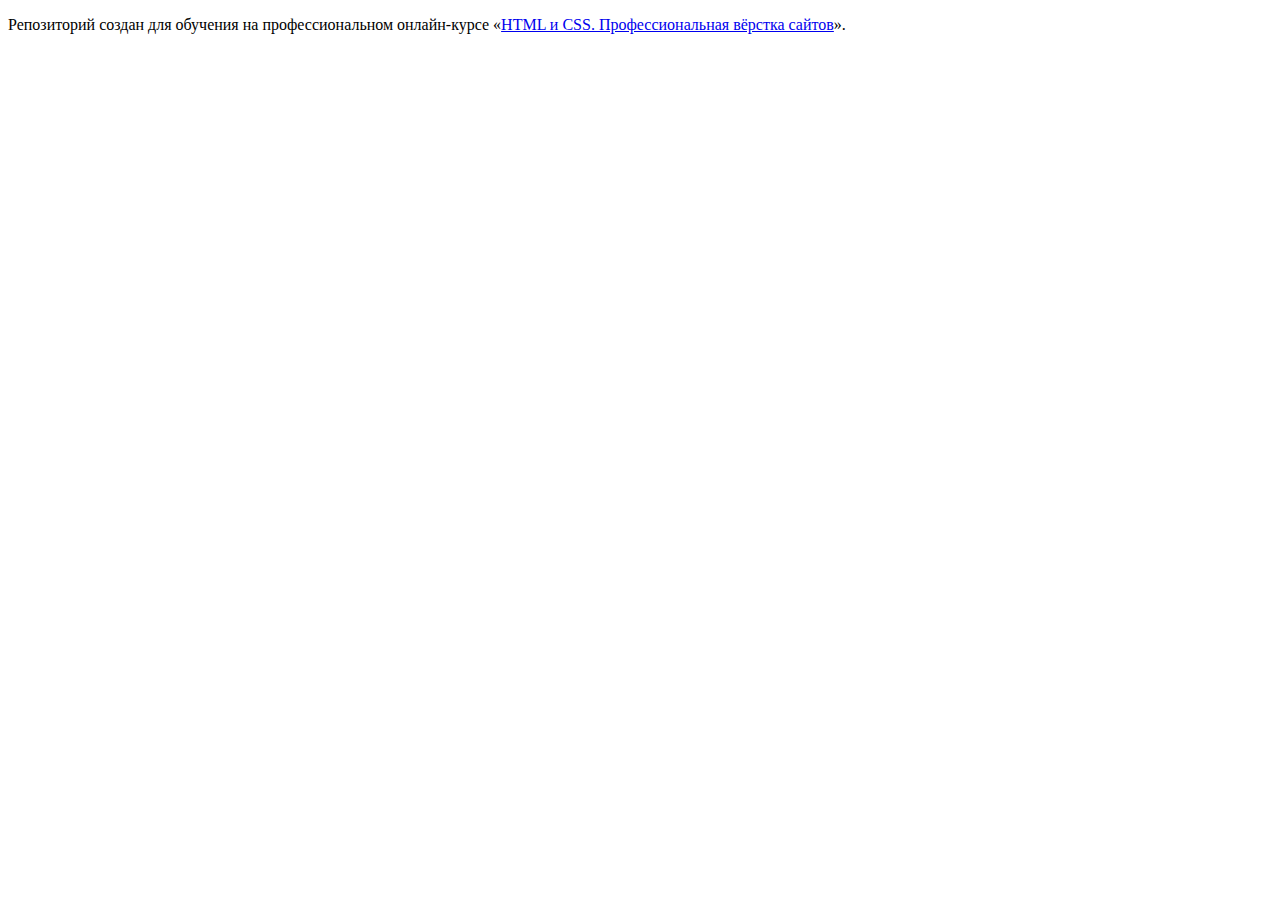
<file: index.html>
<!DOCTYPE html>
<html lang="ru">
  <head>
    <meta charset="utf-8">
    <title>HTML Academy: Седона</title>
  </head>
  <body>

    <p>Репозиторий создан для обучения на профессиональном онлайн‑курсе «<a href="https://htmlacademy.ru/intensive/htmlcss">HTML и CSS. Профессиональная вёрстка сайтов</a>».</p>

  </body>
</html>
</file>
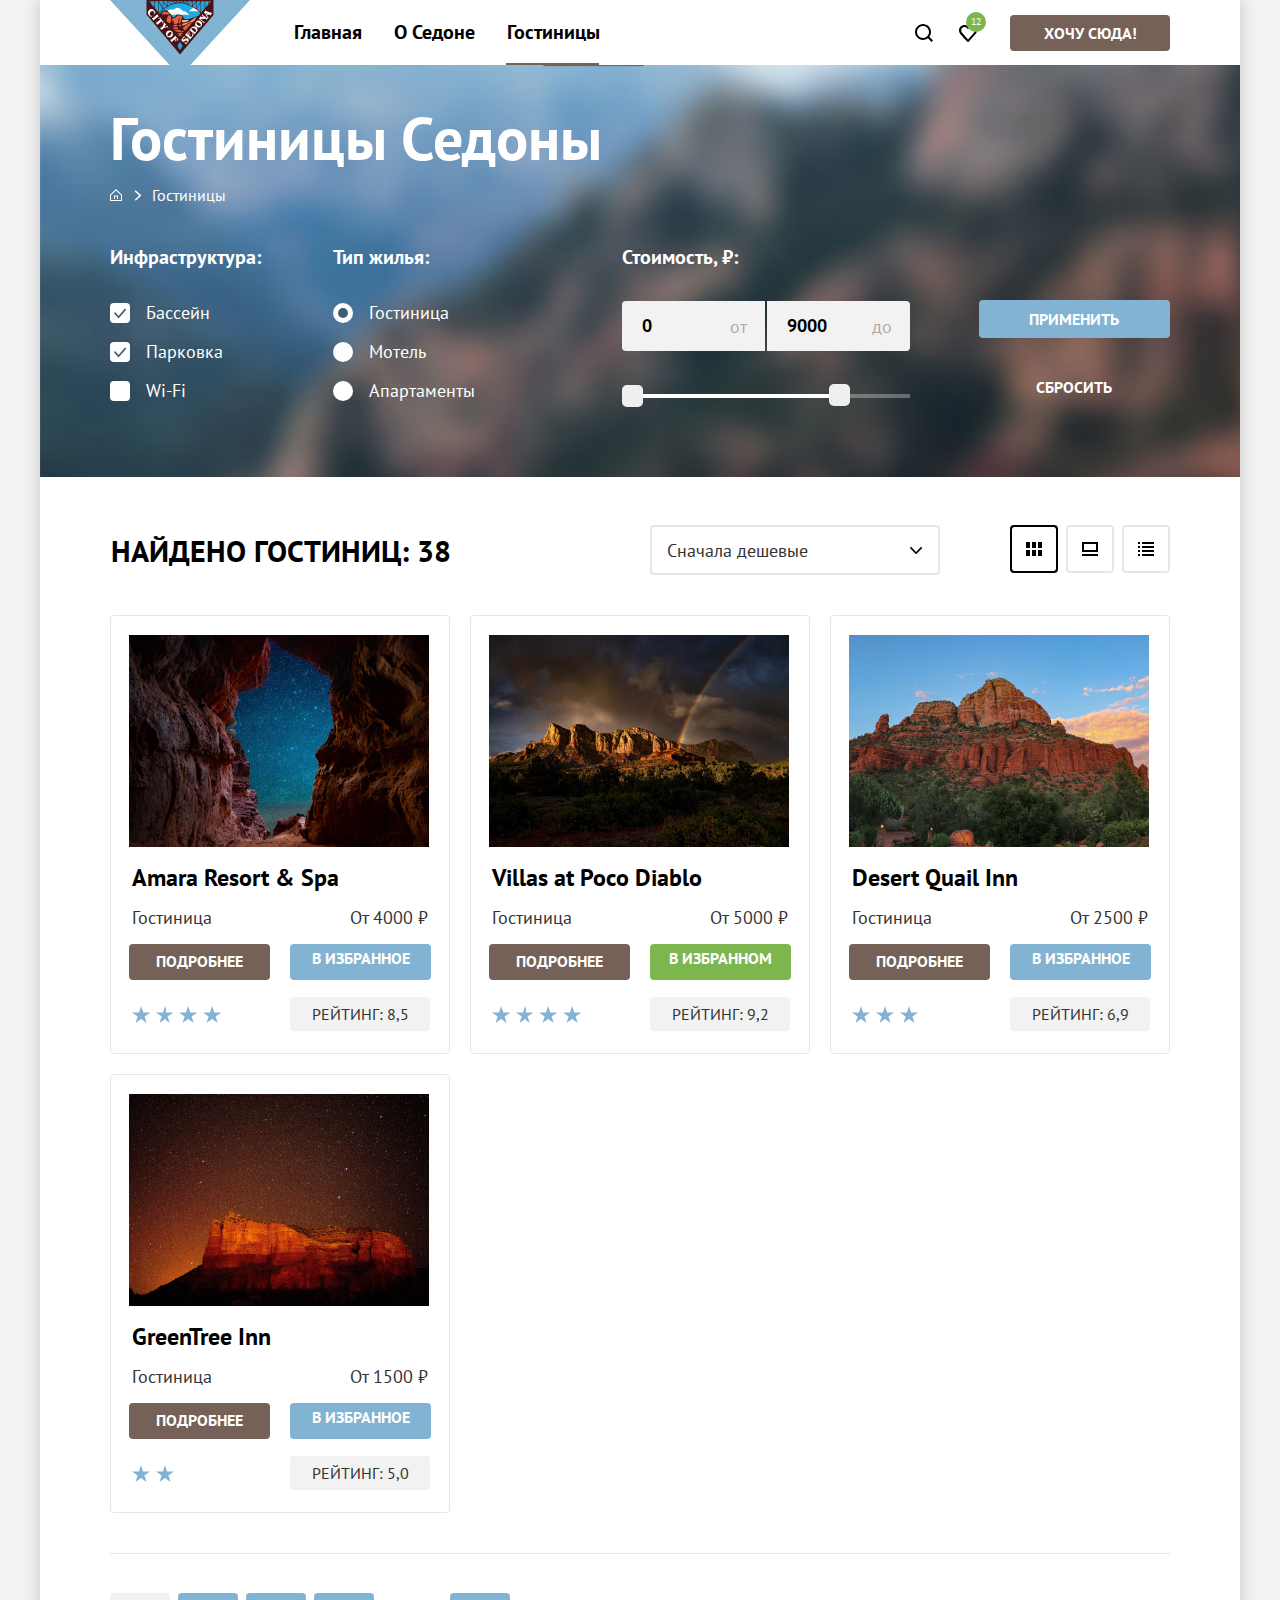
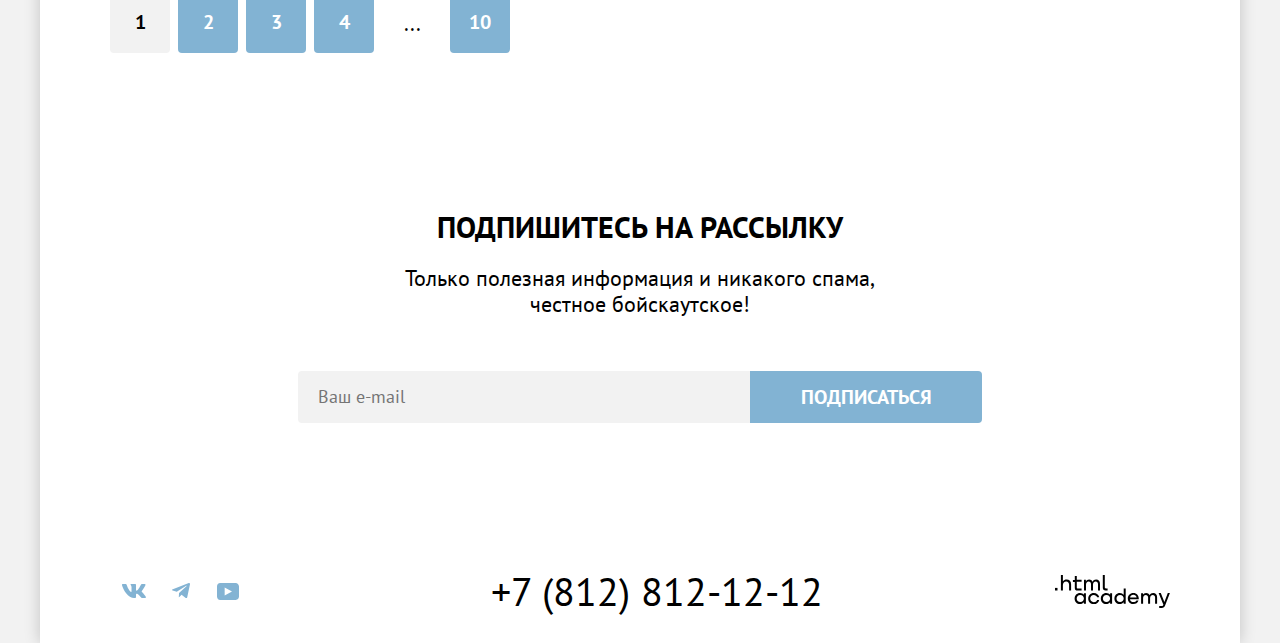
<file: catalog.html>
<!DOCTYPE html>
<html lang="ru">

  <head>
    <meta charset="utf-8">
    <title>HTML Academy: Седона</title>
    <link rel="icon" href="favicon.ico">
    <link rel="stylesheet" href="styles/styles.css">
  </head>

  <body class="page-container">
    <header class="page-header">
      <!--Блок с навигацией-->
      <nav class="navigation">
        <a class="navigation-logo" href="index.html">
          <img class="page-heder-logo" src="images/logo.svg" width="140" height="70" alt="Логотип Седоны">
        </a>
        <ul class="navigation-list">
          <li class="navigation-item">
            <a class="navigation-link" href="index.html">Главная</a>
          </li>
          <li class="navigation-item">
            <a class="navigation-link" href="#">О Седоне</a>
          </li>
          <li class="navigation-item">
            <a class="navigation-link navigation-link-current" href="catalog.html">Гостиницы</a>
          </li>
        </ul>
        <!--Блок пользователя - поиск, избранное, ссылка на бронь-->
        <ul class="navigation-user">
          <li class="navigation-user-item">
            <a class="navigation-user-link navigation-user-link-search" href="#">
              <svg width="18" height="18" viewBox="0 0 18 18" fill="currentColor" xmlns="http://www.w3.org/2000/svg">
                <path
                  d="M18 16.5083L14.3 12.8287C15.3 11.5359 16 9.8453 16 7.9558C16 3.58011 12.4 0 8 0C3.6 0 0 3.67956 0 8.05525C0 12.4309 3.6 16.011 8 16.011C9.8 16.011 11.5 15.4144 12.9 14.3204L16.6 18L18 16.5083ZM8 14.0221C4.7 14.0221 2 11.337 2 8.05525C2 4.77348 4.7 2.0884 8 2.0884C11.3 2.0884 14 4.77348 14 8.05525C14 11.337 11.3 14.0221 8 14.0221Z"
                  fill="black" />
              </svg>

              <span class="visually-hidden">Поиск</span>
            </a>
          </li>
          <li class="navigation-user-item">
            <a class="navigation-user-link navigation-user-link-favorite" href="#">
              <svg width="18" height="17" viewBox="0 0 18 17" fill="currentColor" xmlns="http://www.w3.org/2000/svg">
                <path
                  d="M8.9 17C8.6 17 8.3 16.9 8.1 16.6C2.7 10.5 1.4 9.1 1.1 8.7C0.4 7.8 0 6.6 0 5.4C0 2.4 2.4 0 5.5 0C6.8 0 8 0.5 9 1.3C10 0.5 11.3 0 12.5 0C15.5 0 18 2.4 18 5.4C18 6.7 17.5 7.9 16.7 8.8L9.7 16.7C9.5 16.9 9.3 17 8.9 17ZM2.9 7.5C3.2 7.9 6.4 11.5 9 14.4L15.2 7.4C15.7 6.9 15.9 6.2 15.9 5.4C15.9 3.6 14.4 2.1 12.6 2.1C11.6 2.1 10.6 2.6 9.9 3.4C9.6 3.7 9.3 3.8 9 3.8C8.7 3.8 8.4 3.6 8.2 3.4C7.5 2.6 6.5 2.1 5.5 2.1C3.7 2.1 2.2 3.6 2.2 5.4C2.1 6.3 2.5 7 2.9 7.5C2.8 7.5 2.8 7.5 2.9 7.5Z"
                  fill="black" />
              </svg>

              <span class="visually-hidden">Избранное</span>
              <span class="favorite-icon-heart">12</span>
            </a>
          </li>
          <li class="navigation-user-item">
            <a class="header-button" href="#">Хочу сюда!</a>
          </li>
        </ul>
      </nav>
    </header>
    <!--Гостиницы Седоны: фильтр -->
    <header class="catalog-header">
      <h1 class="catalog-header-title">Гостиницы Седоны</h1>
      <ul class="breadcrumbs">
        <li class="breadcrumbs-item">
          <a class="breadcrumbs-home-link" href="index.html">
            <span class="visually-hidden">Главная</span>
            <svg width="12" height="12" viewBox="0 0 12 12" fill="none" xmlns="http://www.w3.org/2000/svg">
              <path d="M6 0L0 5.80006V12.0001H12V5.80006L6 0ZM11 11.0001H1V6.20005L6 1.4L11 6.20005V11.0001Z"
                fill="white" />
              <path d="M4 10.0001H5V7.50005H7V10.0001H8V6.50005H4V10.0001Z" fill="white" />
            </svg>
          </a>
        </li>
        <li class="breadcrumbs-item">
          <a class="breadcrumbs-link">Гостиницы</a>
        </li>
      </ul>
      <section class="filters">
        <h2 class="visually-hidden">Фильтр</h2>
        <form class="hotel-catalog-filter" action="https://echo.htmlacademy.ru/" method="get">
          <h3 class="visually-hidden">Фильтр слева, чек-боксы и радиокнопки</h3>
          <!--Инфраструктура, чекбоксы, множественный выбор-->
          <fieldset class="catalog-filter-group catalog-filter-infrastructure">
            <legend class="catalog-filter-title">Инфраструктура:</legend>
            <ul class="catalog-filter-list">
              <li class="catalog-filter-item">
                <label class="control">
                  <input class="visually-hidden control-input" type="checkbox" name="pool" checked>
                  <span class="control-mark"></span>
                  <span class="control-label">Бассейн</span>
                </label>
              </li>
              <li class="catalog-filter-item">
                <label class="control">
                  <input class="visually-hidden control-input" type="checkbox" name="parking" checked>
                  <span class="control-mark"></span>
                  <span class="control-label">Парковка</span>
                </label>
              </li>
              <li class="catalog-filter-item">
                <label class="control">
                  <input class="visually-hidden control-input" type="checkbox" name="wi-fi">
                  <span class="control-mark"></span>
                  <span class="control-label">Wi-Fi</span>
                </label>
              </li>
            </ul>
          </fieldset>
          <!--Тип жилья, радиокнопки, единственный выбор-->
          <fieldset class="catalog-filter-group catalog-filter-accommodation">
            <legend class="catalog-filter-title">Тип жилья:</legend>
            <ul class="catalog-filter-list">
              <li class="catalog-filter-item">
                <label class="control">
                  <input class="visually-hidden control-input" type="radio" name="accommodations" value="hotels"
                    checked>
                  <span class="control-mark"></span>
                  <span class="control-label">Гостиница</span>
                </label>
              </li>
              <li class="catalog-filter-item">
                <label class="control">
                  <input class="visually-hidden control-input" type="radio" name="accommodations" value="motel">
                  <span class="control-mark"></span>
                  <span class="control-label">Мотель</span>
                </label>
              </li>
              <li class="catalog-filter-item">
                <label class="control">
                  <input class="visually-hidden control-input" type="radio" name="accommodations" value="apartments">
                  <span class="control-mark"></span>
                  <span class="control-label">Апартаменты</span>
                </label>
              </li>
            </ul>
          </fieldset>
          <h3 class="visually-hidden">Фильтр справа, стоимость и кнопки применения и сброса</h3>
          <fieldset class="catalog-filter-group catalog-filter-price">
            <!--Фильтр стоимости: поля для ввода нижней и верхней границы, бегунок-->
            <legend class="catalog-filter-title">Стоимость, ₽:</legend>
            <div class="price-range">
              <ul class="price-range-list">
                <li class="price-range-input">
                  <input class="range-input range-input-min" type="number" name="min-value" value="0" id="range-input-min">
                  <label class="filter-price-range" for="range-input-min">от</label>
                </li>
                <li class="price-range-input">
                  <input class="range-input range-input-max" type="number" name="max-value" value="9000" id="range-input-max">
                  <label class="filter-price-range" for="range-input-max">до</label>
                </li>
              </ul>
            </div>
            <div class="range-slider-value">
              <div class="range-slider-point">
                <button class="range-slider value-min" type="button">
                  <span class="visually-hidden">Нижняя граница стоимости</span>
                </button>
                <button class="range-slider value-max" type="button">
                  <span class="visually-hidden">Верхняя граница стоимости</span>
                </button>
              </div>
            </div>
          </fieldset>
          <div class="filter-button-form">
            <button class="catalog-filter-submit" type="submit">Применить</button>
            <button class="catalog-filter-reset" type="reset">Сбросить</button>
          </div>
        </form>
      </section>
    </header>
    <!--Результаты поиска-->
    <section class="catalog">
      <div class="catalog-result">
        <h2 class="catalog-search-title">Найдено гостиниц: 38</h2>
        <div class="select-wrapper">
          <select class="select-control" aria-label="Сортировка">
            <option class="select-control-text" value="cheap">Сначала дешевые</option>
            <option class="select-control-text">Сначала дорогие</option>
          </select>
        </div>
        <ul class="buttons-view">
          <li class="buttons-view-item-current">
            <a class="buttons-view-tile buttons-view-tile-current" href="?view=tile">
              <span class="visually-hidden">Плитка</span>
            </a>
          </li>
          <li class="buttons-view-item">
            <a class="buttons-view-card" href="?view=card">
              <span class="visually-hidden">Карточка</span>
            </a>
          </li>
          <li class="buttons-view-item">
            <a class="buttons-view-list" href="?view=list">
              <span class="visually-hidden">Список</span>
            </a>
          </li>
        </ul>
      </div>
      <!--Каталог гостиниц: карточки-->
      <ul class="product-list">
        <li class="product-cards">
          <a class="product-card-link" href="#">
            <img class="product-card-img" src="images/hotels/amara.jpg" width="300" height="212"
              alt="Ночной вид на карьер">
            <h3 class="product-card-title">Amara Resort & Spa</h3>
            <div class="product-cards-wrapper">
              <p class="product-card-type">Гостиница</p>
              <p class="product-card-cost">От 4000 ₽</p>
            </div>
          </a>
          <a class="product-card-button-about" href="#">Подробнее</a>
          <a class="add-button-favorite" href="#">В избранное</a>
          <p class="product-stars product-stars-four icon-star"><span class="visually-hidden">4 звезды</span></p>
          <p class="product-card-reiting">Рейтинг: 8,5</p>
        </li>
        <li class="product-cards">
          <a class="product-card-link" href="#">
            <img class="product-card-img" src="images/hotels/poco-diablo.jpg" width="300" height="212"
              alt="Вид на каньон с радугой после грозы">
            <h3 class="product-card-title">Villas at Poco Diablo</h3>
            <div class="product-cards-wrapper">
              <p class="product-card-type">Гостиница</p>
              <p class="product-card-cost">От 5000 ₽</p>
            </div>
          </a>
          <a class="product-card-button-about" href="#">Подробнее</a>
          <a class="added-button-favorite" href="#">В избранном</a>
          <p class="product-stars product-stars-four icon-star"><span class="visually-hidden">4 звезды</span></p>
          <p class="product-card-reiting">Рейтинг: 9,2</p>
        </li>
        <li class="product-cards">
          <a class="product-card-link" href="#">
            <img class="product-card-img" src="images/hotels/desert-quai.jpg" width="300" height="212"
              alt="Каньон в свете дневного солнца">
            <h3 class="product-card-title">Desert Quail Inn</h3>
            <div class="product-cards-wrapper">
              <p class="product-card-type">Гостиница</p>
              <p class="product-card-cost">От 2500 ₽</p>
            </div>
          </a>
          <a class="product-card-button-about" href="#">Подробнее</a>
          <a class="add-button-favorite" href="#">В избранное</a>
          <p class="product-stars product-stars-three icon-star"><span class="visually-hidden">3 звезды</span></p>
          <p class="product-card-reiting">Рейтинг: 6,9</p>
        </li>
        <li class="product-cards">
          <a class="product-card-link" href="#">
            <img class="product-card-img" src="images/hotels/greentree.jpg" width="300" height="212"
              alt="Каньон на фоне ночного неба">
            <h3 class="product-card-title">GreenTree Inn</h3>
            <div class="product-cards-wrapper">
              <p class="product-card-type">Гостиница</p>
              <p class="product-card-cost">От 1500 ₽</p>
            </div>
          </a>
          <a class="product-card-button-about" href="#">Подробнее</a>
          <a class="add-button-favorite" href="#">В избранное</a>
          <p class="product-stars product-stars-two icon-star"><span class="visually-hidden">2 звезды</span></p>
          <p class="product-card-reiting">Рейтинг: 5,0</p>
        </li>
      </ul>
      <!--Пагинация-->
      <ul class="pagination">
        <li class="pagination-item">
          <a class="pagination-link pagination-current">1</a>
        </li>
        <li class="pagination-item">
          <a class="pagination-link" href="#">2</a>
        </li>
        <li class="pagination-item">
          <a class="pagination-link" href="#">3</a>
        </li>
        <li class="pagination-item">
          <a class="pagination-link" href="#">4</a>
        </li>
        <li class="pagination-item">
          <a class="pagination-link pagination-points" href="#">...</a>
        </li>
        <li class="pagination-item">
          <a class="pagination-link" href="#">10</a>
        </li>
      </ul>

    </section>

    <!--Рассылка-->
    <section class="subscribe subscribe-catalog">
      <h2 class="subscribe-title subscribe-title-catalog">Подпишитесь на рассылку</h2>
      <p class="subscribe-desc subscribe-desc-catalog">Только полезная информация и никакого спама,<br>честное
        бойскаутское!</p>
      <form class="subscribe-form" action="https://echo.htmlacademy.ru/" method="post">
        <label class="subscribe-field-label" for="email">
          <span class="visually-hidden">Введите ваш e-mail</span>
          <input class="subscribe-field" id="email" type="email" placeholder="Ваш e-mail" name="email" required>
        </label>
        <button class="button-subscribe" type="submit">Подписаться</button>
      </form>
    </section>
    <!-- Подвал -->
    <footer class="page-footer page-container">
      <section class="footer-social">
        <h2 class="visually-hidden">О Седоне - в социальных сетях</h2>
        <ul class="footer-social-list">
          <li class="footer-social-item">
            <a class="footer-social-link" href="#">
              <svg class="footer-social-icon" width="24" height="14" viewBox="0 0 24 14" fill="currentColor"
                xmlns="http://www.w3.org/2000/svg">
                <path fill-rule="evenodd" clip-rule="evenodd"
                  d="M23.45 0.948C23.616 0.402 23.45 0 22.655 0H20.03C19.362 0 19.054 0.347 18.887 0.73C18.887 0.73 17.552 3.926 15.661 6.002C15.049 6.604 14.771 6.795 14.437 6.795C14.27 6.795 14.019 6.604 14.019 6.057V0.948C14.019 0.292 13.835 0 13.279 0H9.151C8.734 0 8.483 0.304 8.483 0.593C8.483 1.214 9.429 1.358 9.526 3.106V6.904C9.526 7.737 9.373 7.888 9.039 7.888C8.149 7.888 5.984 4.677 4.699 1.003C4.45 0.288 4.198 0 3.527 0H0.9C0.15 0 0 0.347 0 0.73C0 1.412 0.89 4.8 4.145 9.281C6.315 12.341 9.37 14 12.153 14C13.822 14 14.028 13.632 14.028 12.997V10.684C14.028 9.947 14.186 9.8 14.715 9.8C15.105 9.8 15.772 9.992 17.33 11.467C19.11 13.216 19.403 14 20.405 14H23.03C23.78 14 24.156 13.632 23.94 12.904C23.702 12.18 22.852 11.129 21.725 9.882C21.113 9.172 20.195 8.407 19.916 8.024C19.527 7.533 19.638 7.314 19.916 6.877C19.916 6.877 23.116 2.451 23.449 0.948H23.45Z"
                  fill="#83B3D3" />
              </svg>
              <span class="visually-hidden">ВКонтакте</span>
            </a>
          </li>
          <li class="footer-social-item">
            <a class="footer-social-link" href="https://t.me/htmlacademy">
              <svg class="footer-social-icon" width="18" height="16" viewBox="0 0 18 16" fill="currentColor"
                xmlns="http://www.w3.org/2000/svg">
                <path
                  d="M16.785 0.0992597L0.840489 6.24776C-0.247661 6.68481 -0.241365 7.29184 0.640845 7.56253L4.73445 8.83953L14.2058 2.8637C14.6537 2.59121 15.0629 2.7378 14.7265 3.03636L7.05283 9.96185H7.05103L7.05283 9.96275L6.77045 14.1823C7.18413 14.1823 7.36669 13.9925 7.59871 13.7686L9.58705 11.8351L13.7229 14.89C14.4855 15.31 15.0332 15.0941 15.2229 14.1841L17.9379 1.38885C18.2158 0.274623 17.5126 -0.229883 16.785 0.0992597Z"
                  fill="#83B3D3" />
              </svg>
              <span class="visually-hidden">Telegram</span>
            </a>
          </li>
          <li class="footer-social-item">
            <a class="footer-social-link" href="#">
              <svg class="footer-social-icon" width="22" height="17" viewBox="0 0 22 17" fill="currentColor"
                xmlns="http://www.w3.org/2000/svg">
                <path
                  d="M18.607 0H3.17413C1.31343 0 0 1.59375 0 3.4V13.4937C0 15.4062 1.31343 17 3.17413 17H18.8259C20.4677 17 22 15.4062 22 13.6V3.4C21.7811 1.59375 20.4677 0 18.607 0ZM7.66169 12.5375V4.4625L14.995 8.5L7.66169 12.5375Z"
                  fill="#83B3D3" />
              </svg>
              <span class="visually-hidden">YouTube</span>
            </a>
          </li>
        </ul>
      </section>
      <section class="footer-contacts">
        <h2 class="visually-hidden">Контакты</h2>
        <a class="footer-phone" href="tel:+78128121212">+7 (812) 812-12-12</a>
      </section>
      <a class="copyright" href="https://htmlacademy.ru/intensive/htmlcss">
        <span class="visually-hidden">Сделано в HTML Academy</span>
        <svg width="115" height="33" viewBox="0 0 115 33" fill="currentColor" xmlns="http://www.w3.org/2000/svg">
          <path d="M0 12.9V15.5H2.5V12.9H0Z" fill="black" />
          <path
            d="M11.6 4.5C10 4.5 8.8 5.2 8 6.2H7.9V0H5.9V15.5H7.9V10.2C7.9 8.1 9.2 6.6 11.2 6.6C13 6.6 14.1 8 14.1 9.8V15.5H16.1V9.4C16.2 6.4 14.3 4.5 11.6 4.5Z"
            fill="black" />
          <path
            d="M26.6 4.8H21.8V1.1H19.8V4.9H17.9V6.9H19.8V12.9C19.8 14.6 20.8 15.6 22.5 15.6H26.6V13.6H22.9C22.2 13.6 21.8 13.2 21.8 12.5V6.8H26.6V4.8Z"
            fill="black" />
          <path
            d="M41.1 4.6C39.5 4.6 38.2 5.4 37.6 6.7H37.5C36.9 5.5 35.7 4.6 34.1 4.6C32.7 4.6 31.6 5.4 31 6.4H30.9V4.8H29V15.4H31V10C31 8 32 6.5 33.6 6.5C35.1 6.5 36 7.5 36 9.1V15.4H38V9.8C38 7.4 39.4 6.5 40.6 6.5C42.1 6.5 43 7.5 43 9.1V15.4H45V8.9C45.1 6.4 43.6 4.6 41.1 4.6Z"
            fill="black" />
          <path d="M47.8 12.7C47.8 14.4 48.8 15.4 50.6 15.4H52.6V13.4H50.9C50.2 13.4 49.8 13 49.8 12.3V0H47.8V12.7Z"
            fill="black" />
          <path
            d="M28.9 19.7C28 18.6 26.7 17.9 25 17.9C21.9 17.9 19.6 20.2 19.6 23.5C19.6 26.8 21.9 29.1 25 29.1C26.8 29.1 28 28.3 28.8 27.2H28.9V28.8H30.9V18.2H28.9V19.7ZM25.3 27.1C23.1 27.1 21.7 25.5 21.7 23.5C21.7 21.5 23.1 19.9 25.3 19.9C27.5 19.9 28.9 21.5 28.9 23.5C28.9 25.4 27.5 27.1 25.3 27.1Z"
            fill="black" />
          <path
            d="M44.2 22C43.7 19.6 41.6 17.9 38.8 17.9C35.4 17.9 33.2 20.4 33.2 23.5C33.2 26.6 35.4 29.1 38.8 29.1C41.6 29.1 43.7 27.3 44.2 24.9H42.1C41.7 26.2 40.4 27.2 38.8 27.2C36.6 27.2 35.2 25.6 35.2 23.6C35.2 21.6 36.6 20 38.8 20C40.4 20 41.6 21 42.1 22.2H44.2V22Z"
            fill="black" />
          <path
            d="M55.1 19.7C54.2 18.6 52.9 17.9 51.2 17.9C48.1 17.9 45.8 20.2 45.8 23.5C45.8 26.8 48.1 29.1 51.2 29.1C53 29.1 54.2 28.3 55 27.2H55.1V28.8H57.1V18.2H55.1V19.7ZM51.5 27.1C49.3 27.1 47.9 25.5 47.9 23.5C47.9 21.5 49.3 19.9 51.5 19.9C53.7 19.9 55.1 21.5 55.1 23.5C55.1 25.4 53.6 27.1 51.5 27.1Z"
            fill="black" />
          <path
            d="M68.7 19.8C67.8 18.7 66.5 17.9 64.8 17.9C61.7 17.9 59.4 20.2 59.4 23.5C59.4 26.8 61.6 29.1 64.8 29.1C66.5 29.1 67.8 28.3 68.6 27.3H68.7V28.8H70.7V13.4H68.7V19.8ZM65.1 27.1C62.9 27.1 61.5 25.5 61.5 23.5C61.5 21.5 62.9 19.9 65.1 19.9C67.3 19.9 68.7 21.5 68.7 23.5C68.6 25.5 67.2 27.1 65.1 27.1Z"
            fill="black" />
          <path
            d="M78.3 17.9C75 17.9 72.8 20.4 72.8 23.5C72.8 26.5 74.9 29.1 78.3 29.1C80.8 29.1 82.8 27.8 83.5 25.5H81.4C80.9 26.5 79.8 27.1 78.4 27.1C76.5 27.1 75.1 25.8 75 24.2H83.8C84 20.6 81.8 17.9 78.3 17.9ZM78.3 19.8C80 19.8 81.3 20.8 81.6 22.4H75.1C75.4 20.9 76.6 19.8 78.3 19.8Z"
            fill="black" />
          <path
            d="M98.2 17.9C96.6 17.9 95.3 18.7 94.6 19.9H94.5C93.9 18.7 92.7 17.9 91.1 17.9C89.7 17.9 88.6 18.6 88 19.7V18.2H86.1V28.8H88.1V23.4C88.1 21.4 89.1 20 90.7 19.9C92.2 19.9 93.1 20.9 93.1 22.5V28.8H95.1V23.2C95.1 20.8 96.5 19.9 97.7 19.9C99.2 19.9 100.1 20.9 100.1 22.5V28.8H102.1V22.3C102.2 19.7 100.7 17.9 98.2 17.9Z"
            fill="black" />
          <path
            d="M109.4 27L105.8 18.1H103.6L108.4 29.7C108.1 30.6 107.7 30.9 106.7 30.9H104.2V32.9H106.7C108.5 32.9 109.5 32.1 110.2 30.3L114.9 18.1H112.8L109.4 27Z"
            fill="black" />
        </svg>

      </a>
    </footer>
  </body>

</html>
</file>
<file: styles/styles.css>
@font-face {
  font-family: "PT Sans";
  font-style: normal;
  font-weight: 400;
  src: url("../fonts/ptsans-400.woff2") format("woff2");
  font-display: swap;
}

@font-face {
  font-family: "PT Sans";
  font-style: normal;
  font-weight: 700;
  src: url("../fonts/ptsans-700.woff2") format("woff2");
  font-display: swap;
}

*,
*::before,
*::after {
  box-sizing: border-box;
}

html {
  height: 100%;
  background-color: #f2f2f2;
}

body {
  margin: 0;
  display: flex;
  flex-direction: column;
  min-height: 100%;
  font-family: "PT Sans", sans-serif;
  font-size: 18px;
  line-height: 21px;
  color: #000000;
  background-color: #ffffff;
  width: 1200px;
}

.main-container {
  flex-grow: 1;
}

.page-container {
  width: 1200px;
  margin: 0 auto;
  box-shadow: 0 0 15px 0 rgba(0, 0, 0, .2);
}

/* Блок с навигацией */

.page-header {
  color: #000000;
  background-color: #ffffff;
  flex-grow: 1;
}

.navigation {
  display: flex;
  width: 1200px;
  margin: 0 auto;
  padding: 0 70px;
  align-items: flex-start;
  justify-content: space-between;
}

.navigation-logo {
  margin-bottom: -10px;
  position: relative;
}

.navigation-list {
  display: flex;
  flex-wrap: wrap;
  margin: 0;
  max-width: 600px;
  list-style-type: none;
  padding: 0;
  padding-left: 28px;
}

.navigation-link,
.navigation-link-current {
  color: #756157;
}

.navigation-link:hover,
.navigation-link-current:hover {
  color: #756157;
}

.navigation-link:focus,
.navigation-link-current:focus {
  color: #000000;
}

.navigation-link:active,
.navigation-link-current:active {
  color: #d6d0cd;
}

.navigation-link-current:before {
  position: absolute;
  content: "";
  bottom: -1px;
  left: 15px;
  z-index: 1;
  width: calc(100% - 32px);
  border-bottom: 2px solid #756257;
}

.navigation-item {
  display: flex;
  position: relative;
  align-items: center;
  justify-content: center;
  flex-wrap: wrap;
}

.navigation-user-item {
  display: flex;
  align-items: center;
  flex-wrap: wrap;
  margin-left: auto;
  justify-content: center;
}

.navigation-user-link {
  text-decoration: none;
  text-transform: none;
  color: #000000;
  padding: 24px 13px 19px;
  display: block;
}

.navigation-user-link-search:hover {
  color: #756157;
  opacity: 0.6;
}

.navigation-user-link-search:focus {
  color: #000000;
}

.navigation-user-link-search:active {
  color: #d6d0cd;
  opacity: 0.3;
}

.navigation-user-link-favorite:hover {
  color: #756157;
  opacity: 0.6;
}

.navigation-user-link-favorite:focus {
  color: #000000;
}

.navigation-user-link-favorite:active {
  color: #d6d0cd;
  opacity: 0.3;
}

.favorite-icon-heart {
  position: absolute;
  height: 20px;
  display: block;
  border-radius: 10px 10px 10px 10px;
  color: #ffffff;
  background-color: #7db54f;
  line-height: 2;
  text-align: center;
  font-size: 10px;
  top: 11px;
  left: 20px;
  width: 20px;
}

.navigation-user-link-favorite {
  position: relative;
}

.visually-hidden {
  position: absolute;
  width: 1px;
  height: 1px;
  margin: -1px;
  border: 0;
  padding: 0;
  white-space: nowrap;
  clip-path: inset(100%);
  clip: rect(0 0 0 0);
  overflow: hidden;
}

/* Ссылки */

.navigation-link {
  text-decoration: none;
  text-transform: none;
  color: #000000;
  font-size: 20px;
  font-style: normal;
  font-family: "PT Sans", sans-serif;
  font-weight: 700;
  line-height: 24px;
  letter-spacing: 0;
  padding: 20px 16px;
}

.footer-social-link {
  text-decoration: none;
  display: inline-flex;
  width: 47px;
  height: 40px;
  text-align: center;
  color: #723f5e;
  background-color: transparent;
  justify-content: center;
  align-items: center;
}

.footer-social-link:hover {
  color: #83B3D3;
}

.footer-social-link:focus {
  color: #68a2ca;
}

.footer-social-link:active {
  color: #82b3d3;
  opacity: 0.3
}

.header-button {
  color: #ffffff;
  background-color: #756157;
  font-size: 16px;
  font-style: normal;
  font-family: "PT Sans", sans-serif;
  font-weight: 700;
  line-height: 20px;
  text-transform: uppercase;
  width: 160px;
  margin-left: 20px;
  text-decoration: none;
  display: inline-flex;
  padding: 8px;
  justify-content: center;
  align-items: center;
  border-radius: 4px;
  user-select: none;
  transition: all 0.5s ease;
}

.header-button:hover {
  background-color: #615048;
}

.header-button:focus {
  background-color: #615048;
}

.header-button:active {
  color: #756157;
  opacity: 0.3
}

.header-button:disabled {
  background-color: #e5e5e5;
}

.navigation-user {
  display: flex;
  flex-wrap: wrap;
  padding: 0;
  margin: 0;
  margin-left: auto;
}

/* Приветственный блок */

.hero {
  color: #ffffff;
  background-color: #05385a;
  background-image: url("../images/divider.svg"), url("../images/substrate-hero.jpg");
  background-size: auto, cover;
  background-repeat: no-repeat, no-repeat;
  padding: 51px 0 82px 0;
  background-position: bottom, top;
}

.hero-img {
  display: block;
  margin: 0 auto;
}

/* Преимущества */

.tagline {
  color: #000000;
  font-size: 30px;
  font-style: normal;
  font-family: "PT Sans", sans-serif;
  font-weight: 700;
  line-height: 36px;
  text-align: center;
  text-transform: uppercase;
  padding: 0;
  margin: 0;
  margin-bottom: 24px;
  padding-left: 200px;
  padding-right: 200px;
}

/* Преимущества и туристические плюшки */

.advantages {
  color: #000000;
  background-color: #ffffff;
  text-align: center;
  font-family: "PT Sans", sans-serif;
  font-size: 24px;
  font-style: normal;
  font-weight: 700;
  line-height: 28px;
  text-transform: uppercase;
  padding-top: 69px;
}

.slogan,
.invitation {
  color: #333333;
  background-color: #ffffff;
  text-align: center;
  font-family: "PT Sans", sans-serif;
  font-size: 22px;
  font-style: normal;
  font-weight: 400;
  line-height: 26px;
  text-transform: none;
  margin: 0;
  padding: 0;
  padding-left: 200px;
  padding-right: 200px;
}

.advantages-list {
  display: flex;
  flex-wrap: wrap;
  margin: 0;
  padding: 0;
  list-style-type: none;
  margin-top: 90px;
  background-color: #82b3d3;
}

.advantages-item h3 {
  color: #ffffff;
  font-weight: 700;
  font-size: 24px;
  line-height: 28px;
  text-transform: uppercase;
  text-align: center;
  margin: 0;
  margin-bottom: 62px;
  position: relative;
}

.advantages-item h3::before {
  content: "";
  position: absolute;
  width: 60px;
  height: 2px;
  background-color: rgba(255, 255, 255, 0.3);
  bottom: -32px;
  left: 50%;
  transform: translateX(-50%);
}

.advantages-item p {
  margin: 0;
  color: #ffffff;
  font-family: "PT Sans", sans-serif;
  font-weight: 400;
  font-size: 18px;
  line-height: 21px;
  text-align: center;
  text-transform: none;
}

.advantages-item-light-blue h3,
.advantages-item-blue h3 {
  color: #000000;
  font-weight: 700;
  font-size: 24px;
  line-height: 28px;
  text-transform: uppercase;
  text-align: center;
  margin: 0;
  margin-bottom: 62px;
  position: relative;
}

.advantages-item-light-blue h3::before,
.advantages-item-blue h3::before {
  content: "";
  position: absolute;
  width: 60px;
  height: 2px;
  background-color: rgba(0, 0, 0, 0.3);
  bottom: -32px;
  left: 50%;
  transform: translateX(-50%);
}

.advantages-item-light-blue p,
.advantages-item-blue p {
  margin: 0;
  color: #333333;
  font-family: "PT Sans", sans-serif;
  font-weight: 400;
  font-size: 18px;
  line-height: 21px;
  text-align: center;
  text-transform: none;
}

.advantages-item-wrapper {
  flex-grow: 1;
  width: 33.3%;
  padding: 102px 77px;
}


.advantages-img {
  max-width: 66.6%;
  object-fit: cover;
  height: 100%;
}


.advantages-item {
  flex-grow: 1;
  margin: 0;
  display: flex;
  flex-direction: column;
}

.advantages-item-full {
  width: 100%;
  max-width: 100%;
  flex-direction: row;
}

.invert .advantages-img {
  order: -1;
}

.advantages-item-light-blue {
  background-color: #f0f6fa;
  padding: 112px 65px;
  width: 33.3%;
  min-height: 385px;
}

.advantages-item-blue {
  background-color: #e6f0f6;
  width: 33.3%;
  padding: 112px 65px;
  min-height: 385px;
}

/* Приезжайте */

/* Приглашение и инфраструктура */

.infrastructure {
  color: #000000;
  background-color: #ffffff;
  text-align: center;
  font-family: "PT Sans", sans-serif;
  font-size: 24px;
  font-style: normal;
  line-height: 28px;
  text-transform: uppercase;
  padding-top: 64px;
}

.infrastructure-list {
  color: #000000;
  text-align: center;
  font-family: "PT Sans", sans-serif;
  line-height: 28px;
  margin-top: 64px;
  padding: 0;
  list-style-type: none;
  display: flex;
  flex-wrap: wrap;
  max-width: 100%;
}

.infrastructure-item {
  width: 33.3%;
  min-height: 385px;
  background-color: #ffffff;
  background-position-x: center;
  background-position-y: 77px;
  background-repeat: no-repeat;
  text-align: center;
  padding: 183px 85px 81px;
  flex-grow: 1;
}

.infrastructure-title {
  margin: 0;
  margin-bottom: 27px;
  text-transform: uppercase;
  font-size: 24px;
  line-height: 1.2;
}

.infrastructure-item-hotel {
  background-color: #f0f6fa;
  background-image: url("../images/icons/icon-hotel.svg");
}

.infrastructure-item-burger {
  background-color: #ffffff;
  background-image: url("../images/icons/icon-burger.svg");
}

.infrastructure-item-gift {
  background-color: #f0f6fa;
  background-image: url("../images/icons/icon-gift.svg");
}

.infrastructure-desc {
  color: #333333;
  font-size: 18px;
  font-style: normal;
  line-height: 21px;
  text-transform: none;
  margin: 0;
}

/* Поиск гостиниц и подписка */

.search {
  margin: 0;
  display: flex;
  flex-direction: column;
  min-height: 380px;
  width: 1200px;
  padding-bottom: 96px;
  padding-top: 71px;
  padding-left: 200px;
  padding-right: 200px;
}

.search-title {
  color: #000000;
  background-color: #ffffff;
  text-align: center;
  font-family: "PT Sans", sans-serif;
  font-size: 30px;
  font-style: normal;
  font-weight: 700;
  line-height: 36px;
  text-transform: uppercase;
  padding: 0;
  margin: 0;
}

.search-desc {
  color: #333333;
  font-size: 22px;
  font-style: normal;
  font-family: "PT Sans", sans-serif;
  text-align: center;
  font-weight: 400;
  line-height: 26px;
  text-transform: none;
  margin: 0;
  padding-top: 20px;
}

.search-button {
  color: #ffffff;
  background-color: #756157;
  font-size: 20px;
  font-style: normal;
  font-family: "PT Sans", sans-serif;
  font-weight: 700;
  line-height: 36px;
  letter-spacing: 0;
  text-transform: uppercase;
  align-items: center;
  width: 376px;
  margin: 50px auto 0;
  text-decoration: none;
  padding-top: 258px;
  display: inline-flex;
  padding: 8px;
  justify-content: center;
  border-radius: 4px 4px 4px 4px;
  border-color: transparent;
}

.search-button:hover {
  background-color: #615048;
}

.search-button:focus {
  background-color: #615048;
}

.search-button:active {
  color: rgba(255, 255, 255, 0.3);
}

.search-button:disabled {
  background-color: #e5e5e5;
}

/* Рассылка */

.subscribe {
  color: #ffffff;
  background-color: #05385a;
  background-image: url("../images/substrate-subscribe.png");
  background-repeat: no-repeat;
  text-align: center;
  background-size: cover;
  display: flex;
  flex-direction: column;
  margin: 0;
  padding-top: 96px;
  padding-bottom: 104px;
  padding-left: 258px;
  padding-right: 258px;
  margin-top: -7px;
}

.subscribe-title {
  color: #ffffff;
  font-size: 30px;
  font-style: normal;
  font-family: "PT Sans", sans-serif;
  font-weight: 700;
  line-height: 36px;
  text-transform: uppercase;
  margin: 0;
}

.subscribe-desc {
  color: #ffffff;
  font-size: 22px;
  font-style: normal;
  font-family: "PT Sans", sans-serif;
  font-weight: 400;
  line-height: 26px;
  text-transform: none;
  margin: 0;
  padding-top: 20px;
}

.subscribe-form {
  display: flex;
  justify-content: center;
  padding-top: 54px;
}

.subscribe-field-label {
  width: 100%;
  max-width: 452px;
}

.subscribe-field {
  padding: 14px 20px;
  width: 100%;
  color: #000000;
  font-size: 18px;
  font-style: normal;
  font-family: "PT Sans", sans-serif;
  font-weight: 400;
  line-height: 24px;
  letter-spacing: 0;
  text-transform: none;
  border-radius: 4px 0 0 4px;
  border: navajowhite;
  background: #f2f2f2;
}

.button-subscribe {
  color: #ffffff;
  background-color: #82b3d3;
  font-size: 20px;
  font-style: normal;
  font-family: "PT Sans", sans-serif;
  font-weight: 700;
  line-height: 36px;
  text-transform: uppercase;
  margin: 0;
  max-width: 232px;
  border-radius: 0 4px 4px 0;
  flex-grow: 1;
  border: navajowhite;
  user-select: none;
}

.button-subscribe:hover {
  background-color: #68a2ca;
}

.button-subscribe:focus {
  background-color: #68a2ca;
}

.button-subscribe:active {
  background-color: #82b3d3;
  opacity: 0.3
}

.button-subscribe:disabled {
  background-color: #e5e5e5;
}

/*Рассылка каталога */

/* Подвал */

.page-footer {
  display: flex;
  align-items: center;
  margin: 0 auto;
  width: 1200px;
  padding: 0 70px;
  padding-top: 44px;
  padding-bottom: 32px;
  box-shadow: none;
}

.footer-social {
  width: 170px;
}

.footer-social-list {
  color: #000000;
  margin: 0;
  padding: 0;
  list-style: none;
  display: flex;
  flex-wrap: wrap;
}

.footer-social-item {
  color: #000000;
  text-align: center;
  font-family: "PT Sans", sans-serif;
  font-size: 24px;
  font-style: normal;
  font-weight: 700;
  line-height: 28px;
  text-transform: uppercase;
  display: flex;
  flex-wrap: wrap;
  align-items: center;
}

.footer-phone {
  color: #000000;
  font-size: 40px;
  font-style: normal;
  font-family: "PT Sans", sans-serif;
  font-weight: 400;
  line-height: 40px;
  text-transform: uppercase;
  text-decoration: none;
  text-align: center;
  margin: 0;
  padding-right: 22px;
  max-width: 500px;
}

.footer-phone:hover {
  color: #756157;
}

.footer-phone:focus {
  color: #000000;
}

.footer-phone:active {
  color: #d6d0cd;
}

.copyright {
  text-decoration: none;
  display: inline-flex;
  color: #723f5e;
  background-color: transparent;
}

.copyright:hover {
  color: #756157;
  opacity: 0.6;
}

.copyright:focus {
  color: #000000;
}

.copyright:active {
  color: #d6d0cd;
  opacity: 0.3;
}

.footer-contacts {
  display: flex;
  justify-content: center;
  font-style: normal;
  flex-grow: 1;
}

/* Страница каталога */

/* Гостиницы Седоны: фильтр */

.catalog-header {
  color: #ffffff;
  background-color: #685959;
  background-image: url("../images/substrate-filter.png");
  background-size: cover;
  background-repeat: no-repeat;
  padding: 37px 70px 69px 70px;
  margin-bottom: 44px;
}

.catalog-header-title {
  padding: 0;
  margin: 0;
  padding-left: 0;
  font-size: 60px;
  line-height: 1.2;
}

.breadcrumbs {
  display: flex;
  margin: 0;
  padding: 0;
  padding-left: 0;
  padding-top: 11px;
  position: relative;
  box-sizing: border-box;
  gap: 10px;
  padding-bottom: 39px;
}

.breadcrumbs-item {
  color: #ffffff;
  font-size: 16px;
  font-style: normal;
  font-family: "PT Sans", sans-serif;
  font-weight: 400;
  line-height: 21px;
  text-transform: none;
  display: flex;
  align-items: center;
  flex-wrap: wrap;
  position: relative;
  text-decoration: none;
}

.breadcrumbs-item:not(:last-of-type) {
  background-image: url("../images/icons/icon-arrow.svg");
  background-repeat: no-repeat;
  background-position-y: center;
  background-position-x: right;
  padding-right: 20px;
}

.breadcrumbs-link {
  text-decoration: none;
  color: #ffffff;
}

/* Инфраструктура, чекбоксы, множественный выбор + Тип жилья, радиокнопки, единственный выбор*/

.filters {
  margin: 0;
  padding: 0;
  padding-left: 0;
}

.hotel-catalog-filter {
  display: grid;
  grid-template-columns: 160px 0.9fr 150px 2fr 288px 1fr 191px;
  min-height: 160px;
  position: relative;
}

.catalog-filter-group {
  margin: 0;
  padding: 0;
  border: 0 none;
}

.catalog-filter-infrastructure {
  grid-column-start: 1;
}

.control {
  position: relative;
  display: block;
  padding-left: 36px;
  font-weight: 400;
  font-size: 18px;
  line-height: 23px;
}

.control-mark {
  position: absolute;
  top: 2px;
  left: 0;
  width: 20px;
  height: 20px;
  background: #ffffff;
}

.control-input[type="checkbox"]:checked + .control-mark::before {
  position: absolute;
  content: "";
  top: 0;
  left: 0;
  width: 20px;
  height: 20px;
  background-image: url("../images/tick.svg");
  background-repeat: no-repeat;
  background-position: center;
}

.control-input[type="checkbox"] + .control-mark {
  border-radius: 4px;
}

.control-input[type="radio"] + .control-mark {
  border-radius: 50%;
}

.control:hover {
  opacity: 0.6;
}

.control:active {
  opacity: 0.3;
}

.control-input {
  margin: 0 16px 0 0;
}

.control-input:disabled + .control-mark,
.control-input:disabled ~ .control-label {
  opacity: 0.1;
}

.control-input:focus-visible + .control-mark {
  outline: 3px solid #83B3D3;
}


.catalog-filter-accommodation {
  grid-column-start: 3;
}


.control-input[type="radio"]:checked + .control-mark::before {
  position: absolute;
  content: "";
  top: 5px;
  left: 5px;
  width: 10px;
  height: 10px;
  background-color: #3f5e72;
  border-radius: 50%;
}

.catalog-filter-price {
  grid-column-start: 5;
}

.filter-button-form {
  grid-column-start: 7;
}

.filter-button-form {
  display: flex;
  flex-direction: column;
  width: 100%;
  max-width: 191px;
  padding-top: 55px;
  justify-content: flex-start;

}

.form-container-left {
  display: flex;
}

.catalog-filter-title {
  margin-bottom: 32px;
  padding: 0;
  font-size: 20px;
  line-height: 24px;
  text-transform: capitalize;
}

.catalog-filter-list {
  margin: 0;
  padding: 0;
  list-style-type: none;
}

.control-mark {
  position: absolute;
  top: 2px;
  left: 0;
  width: 20px;
  height: 20px;
  background: #ffffff;
}

.catalog-filter-item:not(:last-child) {
  margin-bottom: 16px;
}

.control-label {
  color: #ffffff;
  font-size: 18px;
  font-style: normal;
  font-family: "PT Sans", sans-serif;
  font-weight: 400;
  line-height: 23px;
  letter-spacing: 0;
  text-transform: none;
}

/* Фильтр стоимости: поля для ввода нижней и верхней границы, бегунок */

.catalog-filter-title {
  color: #ffffff;
  font-size: 20px;
  font-style: normal;
  font-family: "PT Sans", sans-serif;
  font-weight: 700;
  line-height: 24px;
  text-transform: none;
}

.price-range {
  display: flex;
  margin: 0;
  padding: 0;
  max-width: 288px;
}

.range-slider-value {
  position: relative;
  content: "";
  height: 4px;
  background-color: rgba(255, 255, 255, 0.3);
  margin-top: 43px;
}

.price-range-list {
  color: #000000;
  font-size: 18px;
  font-style: normal;
  font-family: "PT Sans", sans-serif;
  font-weight: 400;
  line-height: 24px;
  text-transform: none;
  max-width: 288px;
  list-style: none;
  padding: 0;
  display: flex;
  flex-wrap: wrap;
  margin: 0;
  gap: 2px;
}

.price-range-input {
  display: flex;
  max-width: 143px;
  min-height: 50px;
  position: relative;
}

.filter-price-range {
  color: #000000;
  position: absolute;
  right: 18px;
  top: 14px;
  padding: 0;
  opacity: 0.3;
}

.range-input {
  width: 143px;
  font-weight: 700;
  font-size: 18px;
  line-height: 24px;
  font-family: inherit;
  color: #000000;
  background-color: #f2f2f2;
  border: none;
  appearance: textfield;
  margin: 0;
}

.range-input ::-webkit-outer-spin-button,
.range-input::-webkit-inner-spin-button {
  appearance: none;
  margin: 0;
}

.range-input-min {
  border-radius: 4px 0 0 4px;
  padding: 10px 20px;
  margin: 0;
}

.range-input-max {
  border-radius: 0 4px 4px 0;
  padding: 10px 20px;
  margin: 0;
}

.range-input-min:focus-visible {
  outline: 3px solid #83B3D3;
}

.range-input-min:active {
  outline: 2px solid #000000;
}

.range-input-max:focus-visible {
  outline: 3px solid #83B3D3;
}

.range-input-max:active {
  outline: 2px solid #000000;
}

.range-slider:hover {
  box-shadow: 0 4px 10px rgba(0, 0, 0, 0.25);
}

.range-slider:focus-visible {
  box-shadow: 0 4px 10px rgba(0, 0, 0, 0.25);
  outline: 3px solid #83B3D3;
}

.range-slider:active {
  box-shadow: 0 7px 15px rgba(0, 0, 0, 0.4);
  outline: 2px solid #83B3D3;
}

.catalog-filter-submit {
  color: #ffffff;
  background-color: #82b3d3;
  font-size: 16px;
  font-style: normal;
  font-family: "PT Sans", sans-serif;
  font-weight: 700;
  line-height: 20px;
  text-transform: uppercase;
  margin: 0;
  max-width: 191px;
  width: 100%;
  border-radius: 4px;
  border: navajowhite;
  margin-bottom: 28px;
  padding: 9px 6px;
  display: inline-block;
}

.catalog-filter-submit:hover {
  background-color: #68a2ca;
}

.catalog-filter-submit:focus {
  background-color: #68a2ca;
}

.catalog-filter-submit:active {
  background-color: #82b3d3;
  opacity: 0.3
}

.catalog-filter-submit:disabled {
  background-color: #e5e5e5;
}

.catalog-filter-reset {
  color: #ffffff;
  background-color: transparent;
  font-size: 16px;
  font-style: normal;
  font-family: "PT Sans", sans-serif;
  font-weight: 700;
  line-height: 20px;
  text-transform: uppercase;
  width: 100%;
  border-radius: 4px;
  border: 3px solid transparent;
  padding: 8px 8px;
  display: inline-block;
  transition: border-color 0.3s ease;
}

.catalog-filter-reset:hover {
  background-color: transparent;
  opacity: 0.6;
}

.catalog-filter-reset:focus {
  background-color: transparent;
  outline: 3px solid #83b3d3;
}

.catalog-filter-reset:active {
  color: #756157;
  opacity: 0.3;
}

.catalog-filter-reset:disabled {
  opacity: 0.1;
}

.range-slider-point {
  position: absolute;
  height: 4px;
  width: 227px;
  left: 0;
  background-color: #ffffff;
}

.value-max {
  bottom: -8px;
  width: 21px;
  height: 22px;
  color: #ffffff;
  border: #ffffff;
  content: "";
  position: absolute;
  border-radius: 5px;
  cursor: pointer;
  transform: translateX(207px);
  cursor: pointer;
  left: 0;
}

.value-min {
  bottom: 36px;
  width: 21px;
  height: 22px;
  color: #ffffff;
  border: #ffffff;
  content: "";
  position: absolute;
  border-radius: 5px;
  margin-left: 0;
  left: 0;
  cursor: pointer;
  bottom: -9px;
}

/* Результаты поиска */

.catalog-search-title {
  padding: 0;
  margin: 0;
  max-width: 400px;
  font-size: 30px;
  line-height: 36px;
  text-transform: uppercase;
  padding: 8px 1px;
}

.catalog {
  color: #000000;
  font-size: 30px;
  font-style: normal;
  font-family: "PT Sans", sans-serif;
  font-weight: 700;
  line-height: 36px;
  text-transform: uppercase;
  padding-top: 4px;
}

.catalog-result {
  display: flex;
  width: 1200px;
  padding-top: 50px;
  margin-bottom: 40px;
  padding: 0 70px;
  align-items: flex-start;
  margin-bottom: 35px;
}

.select-wrapper {
  position: relative;
  display: flex;
  align-items: center;
  margin-left: auto;
}

.select-control {
  font-weight: 400;
  color: #333333;
  font-size: 18px;
  font-style: normal;
  font-family: "PT Sans", sans-serif;
  line-height: 21px;
  text-transform: none;
  appearance: none;
  margin: 0;
  padding: 0;
  background-repeat: no-repeat;
  background-position: right 16px center;
  background-image: url("../images/icons/icon-dropdown.svg");
  min-width: 300px;
  border: 2px solid #e5e5e5;
  background-color: transparent;
  border-radius: 4px;
  min-height: 50px;
  padding-left: 15px;
  min-width: 290px;
}

.select-control:hover,
.select-control:focus {
  border: 2px solid #68a2ca;
  outline: none;
}

.select-control:disabled {
  color: rgba(0, 0, 0, 0.3);
  border: 2px solid rgba(0, 0, 0, 0.3);
}

.select-control-text {
  color: #333333;
  font-size: 18px;
  font-style: normal;
  font-family: "PT Sans", sans-serif;
  font-weight: 400;
  line-height: 21px;
  text-transform: none;
  margin: 0;
}

.buttons-view {
  display: flex;
  min-width: 160px;
  flex-wrap: wrap;
  margin: 0;
  padding: 0;
  list-style-type: none;
  gap: 8px;
  max-width: 240px;
  padding-left: 70px;
}

.buttons-view-tile {
  background-image: url("../images/icons/icon-tile.svg");
}

.buttons-view-card {
  background-image: url("../images/icons/icon-card.svg");
}

.buttons-view-list {
  background-image: url("../images/icons/icon-list.svg");
}

.buttons-view-tile,
.buttons-view-card,
.buttons-view-list {
  display: inline-block;
  width: 48px;
  height: 48px;
  border-radius: 4px;
  background-repeat: no-repeat;
  background-position: center center;
  background-color: transparent;
}

.buttons-view-tile-current {
  border: 2px solid #000000;
}

.buttons-view-tile:hover,
.buttons-view-card:hover,
.buttons-view-list:hover {
  border: 2px solid #000000;
}

.buttons-view-tile:active,
.buttons-view-card:active,
.buttons-view-list:active {
  border: 2px solid #000000;
}

.buttons-view-tile:focus,
.buttons-view-card:focus,
.buttons-view-list:focus {
  border: 2px solid #68a2ca;
}

/* Каталог гостиниц: карточки */

.product-list {
  display: grid;
  grid-template-columns: repeat(3, 340px);
  gap: 20px;
  margin: 0 auto 40px auto;
  padding: 0 0 40px 0;
  width: 1060px;
  border-bottom: 1px solid #E6E6E6;
  list-style-type: none;
}

.product-card-link {
  color: #000000;
  font-size: 24px;
  font-style: normal;
  font-family: "PT Sans", sans-serif;
  font-weight: 700;
  line-height: 28px;
  text-transform: none;
  text-decoration: none;
  grid-column: 1 / -1;
}

.product-card-title {
  font-size: 24px;
  line-height: 28px;
  margin: 3px;
  margin-top: 11px;
}

.product-cards {
  display: grid;
  column-gap: 20px;
  row-gap: 16px;
  grid-template-columns: repeat(2, 1fr);
  grid-template-rows: auto 36px 36px;
  padding: 19px 18px 21px 18px;
  border: 1px solid #e6e6e6;
  border-radius: 4px;
}

.product-cards-wrapper {
  display: flex;
  justify-content: space-between;
  align-items: center;
  margin-top: 15px;
  margin-left: 3px;
}

.product-card-type {
  color: #333333;
  font-size: 18px;
  font-style: normal;
  font-family: "PT Sans", sans-serif;
  font-weight: 400;
  line-height: 21px;
  text-transform: none;
  margin: 0;
  width: 140px;
}

.product-card-cost {
  color: #333333;
  font-size: 18px;
  font-style: normal;
  font-family: "PT Sans", sans-serif;
  font-weight: 400;
  line-height: 21px;
  text-transform: none;
  text-align: right;
  margin: 0;
  padding-right: 3px;
}

.product-card-button-about {
  color: #ffffff;
  background-color: #756157;
  font-size: 16px;
  font-style: normal;
  font-family: "PT Sans", sans-serif;
  font-weight: 700;
  line-height: 20px;
  letter-spacing: 0;
  text-transform: uppercase;
  display: inline-block;
  padding: 7px;
  text-align: center;
  border-radius: 4px;
  text-decoration: none;
}

.product-card-button-about:hover {
  background-color: #615048;
}

.product-card-button-about:focus {
  background-color: #615048;
}

.product-card-button-about:active {
  color: rgba(255, 255, 255, 0.3);
}

.product-card-button-about:disabled {
  background-color: #e5e5e5;
}

.add-button-favorite {
  color: #ffffff;
  background-color: #82b3d3;
  font-size: 16px;
  font-style: normal;
  font-family: "PT Sans", sans-serif;
  font-weight: 700;
  line-height: 20px;
  letter-spacing: 0;
  text-transform: uppercase;
  display: inline-block;
  padding: 4px;
  text-align: center;
  align-items: center;
  border-radius: 4px;
  text-decoration: none;
  border: transparent;
}


.add-button-favorite:hover {
  background-color: #68a2ca;
}

.add-button-favorite:focus {
  background-color: #68a2ca;
}

.add-button-favorite:active {
  background-color: #82b3d3;
  opacity: 0.3
}

.add-button-favoritee:disabled {
  background-color: #e5e5e5;
}

.added-button-favorite {
  color: #ffffff;
  background-color: #7db54f;
  font-size: 16px;
  font-style: normal;
  font-family: "PT Sans", sans-serif;
  font-weight: 700;
  line-height: 20px;
  letter-spacing: 0;
  text-transform: uppercase;
  display: inline-block;
  padding: 4px;
  text-align: center;
  align-items: center;
  border-radius: 4px;
  text-decoration: none;
  border: transparent;
}

.added-button-favorite:hover {
  background-color: #6c9e42;
}

.added-button-favorite:focus {
  background-color: #6c9e42;
}

.added-button-favorite:active {
  background-color: #7db54f;
  opacity: 0.3
}

.added-button-favoritee:disabled {
  background-color: #e5e5e5;
}

.icon-star {
  width: 100%;
  overflow: hidden;
}

.product-card-reiting {
  color: #333333;
  background-color: #f2f2f2;
  font-size: 16px;
  font-style: normal;
  font-family: "PT Sans", sans-serif;
  font-weight: 400;
  line-height: 20px;
  text-transform: uppercase;
  width: 140px;
  border-radius: 4px 4px 4px 4px;
  margin: 0;
  text-align: center;
  margin-bottom: 0;
  margin-top: 0;
  align-self: center;
  padding: 7px 4px;
}

.product-stars {
  margin: 0;
  text-align: center;
  align-self: center;
}

.product-stars-four {
  background-image: url("../images/icons/icon-star.svg");
  background-repeat: space;
  background-position-y: center;
  width: 89px;
  height: 17px;
  margin-left: 3px;
}

.product-stars-three {
  background-image: url("../images/icons/icon-star.svg");
  background-repeat: space;
  background-position-y: center;
  width: 66px;
  height: 17px;
  margin-left: 3px;
}

.product-stars-two {
  background-image: url("../images/icons/icon-star.svg");
  background-repeat: space;
  background-position-y: center;
  width: 42px;
  height: 17px;
  margin-left: 3px;
}

/* Пагинация */

.pagination {
  margin: 0;
  padding: 6px;
  list-style: none;
  display: flex;
  flex-wrap: wrap;
  padding-left: 70px;
  gap: 8px;
  margin-bottom: 65px;
}

.pagination-link:hover {
  background-color: #68a2ca;
}

.pagination-link:focus {
  background-color: #68a2ca;
}

.pagination-link:active {
  background-color: #82b3d3;
  opacity: 0.3
}

.pagination-current:hover {
  background-color: #f2f2f2;
}

.pagination-current:focus {
  background-color: #f2f2f2;
}

.pagination-current:active {
  background-color: #f2f2f2;
}

/* Рассылка catalog*/

.subscribe-catalog {
  padding-top: 92px;
  color: #000000;
  background-image: none;
  background-color: #ffffff;
}

.subscribe-title-catalog {
  color: #000000;
}

.subscribe-desc-catalog {
  color: #000000;
}

.pagination-link {
  display: block;
  box-sizing: border-box;
  min-width: 60px;
  min-height: 60px;
  padding: 11px 12px;
  font-size: 20px;
  line-height: 36px;
  color: #ffffff;
  background-color: #82B3D3;
  text-decoration: none;
  text-align: center;
  border-radius: 4px;
  margin-top: -7px;
}

.pagination-points {
  color: #000000;
  background-color: #ffffff;
  font-size: 22px;
  font-style: normal;
  font-family: "PT Sans", sans-serif;
  font-weight: 400;
  line-height: 26px;
  text-transform: none;
  padding-top: 17px;
}

.pagination-current {
  color: #000000;
  background-color: #f2f2f2;
  pointer-events: none;
}

.pagination-points:hover {
  background-color: transparent;
}

.pagination-points:focus {
  background-color: transparent;
}

.pagination-points:active {
  background-color: transparent;
}

.pagination-points:disabled {
  background-color: transparent;
}

/* Модальное окно */

.modal {
  position: relative;
  margin: auto;
  padding: 64px 70px;
  background: #ffffff;
  box-shadow: 0 25px 50px rgba(0, 0, 0, 0.15);
  border-radius: 30px;
}

.modal-container {
  position: fixed;
  top: 0;
  left: 0;
  display: flex;
  width: 100%;
  height: 100%;
  background-color: rgba(242, 242, 242, 0.8);
}

.modal-search {
  width: 717px;
}

.modal-close-button {
  position: absolute;
  top: 0;
  right: 0;
  padding: 0;
  margin: 64px 52px 0 0;
  width: 52px;
  height: 52px;
  background-color: #f2f2f2;
  border-radius: 50%;
  border: 0;
  background-image: url("../images/close.svg");
  background-repeat: no-repeat;
  background-position: center;
  cursor: pointer;
}

.modal-title {
  margin: 0 0 64px 0;
  font-size: 30px;
  line-height: 36px;
  text-transform: uppercase;
}

.modal-container-close {
  display: none;
}

.modal-title {
  margin: 0 0 64px 0;
  font-size: 30px;
  line-height: 36px;
  text-transform: uppercase;
}

.modal-form {
  display: grid;
  grid-template-columns: 247px 247px;
  gap: 0 82px;
}

.field-group {
  display: grid;
  grid-template-columns: 137px 440px;
  grid-column: 1 / -1;
  margin-bottom: 17px;
  align-items: center;
}

.modal-form-label {
  font-size: 20px;
  line-height: 24px;
  text-transform: capitalize;
  word-wrap: break-word;
}

.modal-form-field {
  margin: 0;
  padding: 10px 50px 10px 18px;
  font-family: inherit;
  font-weight: 700;
  font-size: 18px;
  line-height: 24px;
  color: #000000;
  background-color: #f2f2f2;
  border: 2px solid transparent;
  border-radius: 4px;
  background-image: url("../images/calendar.svg");
  background-repeat: no-repeat;
  background-position: right 20px center;
}

.modal-form-field::placeholder {
  opacity: 0.6;
}

.modal-form-field:hover {
  background-color: #e6e6e6;
}

.modal-form-field:focus {
  outline: 3px solid #83b3d3;
}

.modal-form-field:active {
  border: 2px solid #000000;
}

.modal-form-field:disabled {
  opacity: 0.1;
}

.modal-text {
  grid-column: 2 / -1;
  padding: 5px 20px;
  font-size: 16px;
  font-weight: 400;
  word-wrap: break-word;
}

.modal-text-error {
  color: #ff5757;
}

.modal-form-quantity {
  display: grid;
  grid-template-columns: 130px 110px;
  column-gap: 7px;
  align-items: center;
}

.modal-form-field-wrapper {
  display: grid;
  grid-template-columns: 40px 31px 40px;
}

.modal-form-field-count {
  margin: 0;
  padding-top: 10px;
  padding-bottom: 10px;
  font-weight: 700;
  font-size: 18px;
  line-height: 28px;
  color: #000000;
  background-color: #f2f2f2;
  border: none;
  font-family: inherit;
  text-align: center;
  appearance: textfield;
  outline: none;
}

.modal-form-field-button {
  display: flex;
  justify-content: center;
  align-items: center;
  border: none;
  background-color: #f2f2f2;
  outline: none;
  cursor: pointer;
}

.modal-form-field-icon {
  display: block;
  color: rgba(117, 97, 87, 0.3);
}

.modal-form-field-button:hover .modal-form-field-icon {
  color: #000000;
}

.modal-form-field-button:focus-visible .modal-form-field-icon {
  border-radius: 4px;
  outline: 3px solid #82b3d3;
}

.modal-form-field-button:active .modal-form-field-icon {
  opacity: 0.2;
}

.modal-form-field-button:disabled .modal-form-field-icon {
  opacity: 0.1;
}

.modal-form-field-minus {
  border-radius: 4px 0 0 4px;
}

.modal-form-field-plus {
  border-radius: 0 4px 4px 0;
}

.modal-form-field-count::-webkit-outer-spin-button,
.modal-form-field-count::-webkit-inner-spin-button {
  margin: 0;
  appearance: none;
}

.modal-form-wrapper-kids {
  display: flex;
  justify-self: flex-start;
  align-items: center;
}

.modal-form-wrapper-kids .modal-form-label {
  margin-left: 6px;
  margin-right: 11px;
  max-width: 82px;
}

.tooltip {
  display: flex;
  justify-content: center;
  flex-shrink: 0;
  padding: 0;
  margin: 0;
  width: 26px;
  height: 26px;
  color: #ffffff;
  background-color: #83b3d3;
  border-radius: 50%;
  align-items: center;
  border: none;
}

.tooltip:hover .tooltip-icon {
  color: #000000;
}

.tooltip-wrapper {
  position: relative;
}

.tooltip-icon {
  display: block;
}

.tooltip-text {
  position: absolute;
  z-index: 3;
  display: none;
  top: 41px;
  left: 50%;
  margin: 0;
  padding: 20px 22px 24px;
  width: 256px;
  font-weight: 400;
  font-size: 16px;
  line-height: 20px;
  border-radius: 10px;
  color: #ffffff;
  background-color: #333333;
  box-shadow: 0 15px 30px rgba(0, 0, 0, 0.3);
  transform: translateX(-50%);
}

.tooltip-text::before {
  position: absolute;
  content: "";
  top: -6px;
  left: 50%;
  width: 13px;
  height: 13px;
  background-color: #333333;
  transform: translateX(-50%) rotate(45deg);
}

.tooltip:hover + .tooltip-text,
.tooltip:focus + .tooltip-text {
  display: block;
}

.modal-form-search {
  font-style: normal;
  font-family: "PT Sans", sans-serif;
  font-weight: 700;
  text-transform: uppercase;
  margin: 0;
  grid-column: 1 / -1;
  margin-top: 48px;
  padding-top: 18px;
  padding-bottom: 18px;
  font-size: 20px;
  line-height: 24px;
  word-wrap: break-word;
  color: #ffffff;
  background-color: #83b3d3;
  border-radius: 10px;
  border: none;
}

.modal-form-search:hover,
.modal-form-search:focus {
  background-color: #68a2ca;
}

.modal-form-search:active {
  color: rgba(255, 250, 255, 0.3);
  background-color: #68a2ca;
}

.modal-form-search:disabled {
  background-color:  #e5e5e5;
}
</file>
